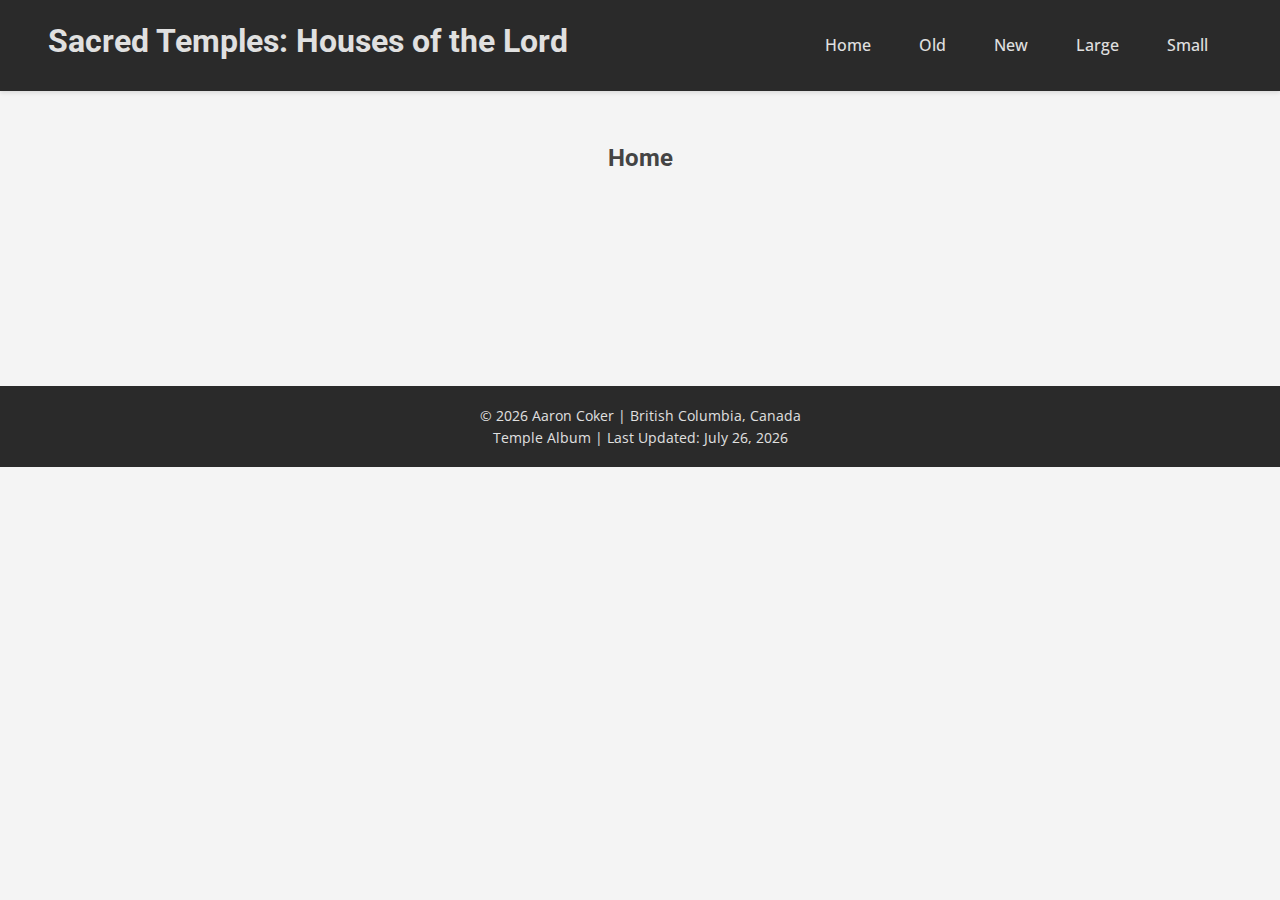
<file: filtered-temples.html>
<!DOCTYPE html>
<html lang="en">
<head>
    <meta charset="UTF-8">
    <meta name="viewport" content="width=device-width, initial-scale=1.0">
    <title>Sacred Temples</title>
    <meta name="description" content="Explore a beautiful album of sacred temples. Discover stunning images and learn about their significance.">
    <meta name="author" content="Aaron Coker">
    <link rel="preconnect" href="https://fonts.googleapis.com">
    <link rel="preconnect" href="https://fonts.gstatic.com" crossorigin>
    <link href="https://fonts.googleapis.com/css2?family=Open+Sans:wght@400;700&family=Roboto:wght@400;500&display=swap" rel="stylesheet">
    <link rel="stylesheet" href="styles/filtered-temples.css">
    <link rel="stylesheet" href="styles/filtered-temples-large.css" media="(min-width: 768px)">
    <script src="scripts/filtered-temples.js" defer></script>
</head>
<body>
    <header>
        <h1>Sacred Temples: Houses of the Lord</h1>
        <nav>
            <button id="hamburger-btn" aria-label="Toggle Navigation">&#9776;</button>
            <ul id="primary-nav" aria-label="Main Navigation">
                <li><a href="#" id="home-link">Home</a></li>
                <li><a href="#" id="old-link">Old</a></li>
                <li><a href="#" id="new-link">New</a></li>
                <li><a href="#" id="large-link">Large</a></li>
                <li><a href="#" id="small-link">Small</a></li>
            </ul>
        </nav>
    </header>
    <main>
        <h2 id="filter-heading">Home</h2>
        <section id="temple-cards-container">
            </section>
    </main>
    <footer>
        <p>&copy; <span id="currentYear"></span> Aaron Coker | British Columbia, Canada</p>
        <p>Temple Album | Last Updated: <span id="lastModified"></span></p>
    </footer>
</body>
</html>
</file>
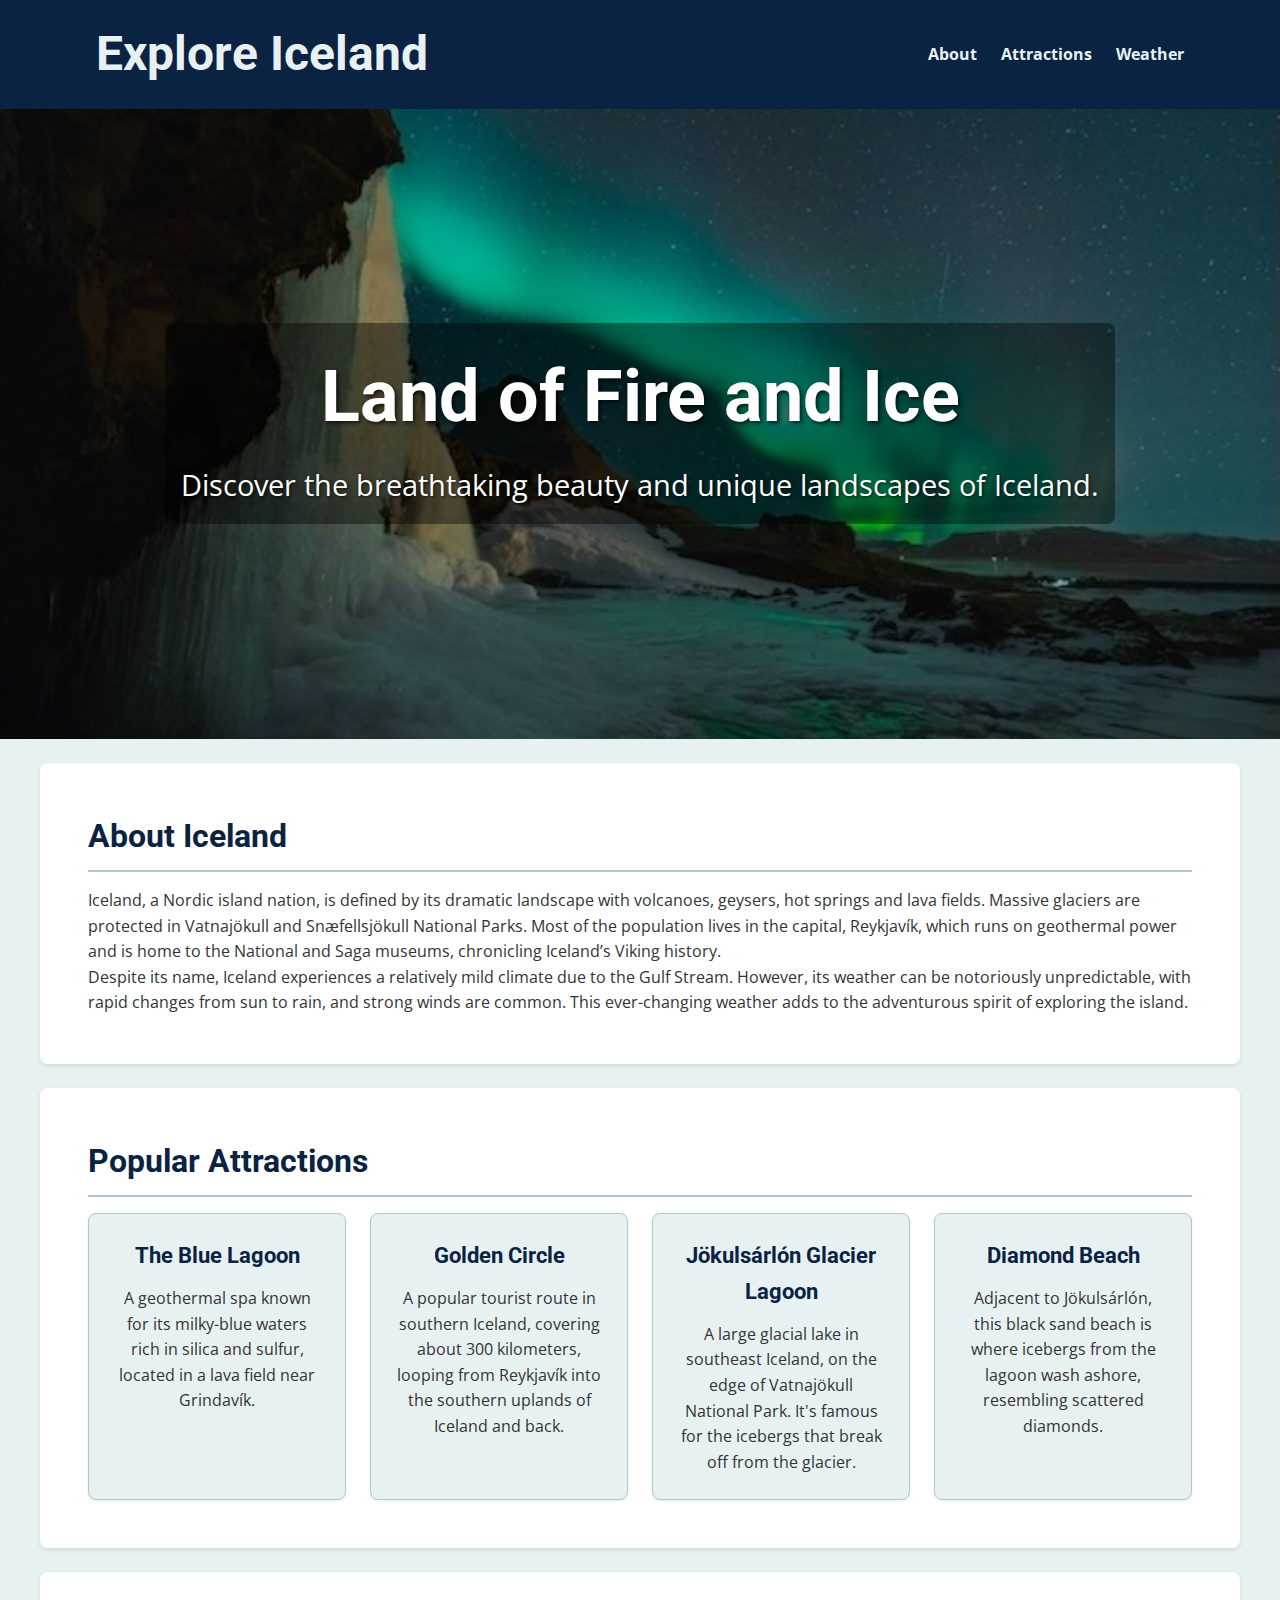
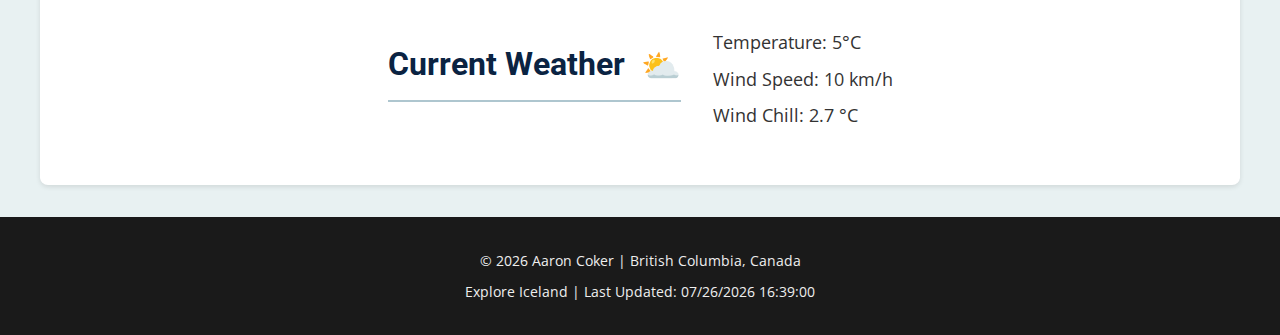
<file: place.html>
<!DOCTYPE html>
<html lang="en">
<head>
    <meta charset="UTF-8">
    <meta name="viewport" content="width=device-width, initial-scale=1.0">
    <meta name="description" content="Explore the captivating land of fire and ice: Iceland. Discover its stunning landscapes, popular attractions, and current weather conditions.">
    <meta name="author" content="Aaron Coker"> 
    <title>Discover Iceland: Land of Fire and Ice</title>

    <link rel="preconnect" href="https://fonts.googleapis.com">
    <link rel="preconnect" href="https://fonts.gstatic.com" crossorigin>
    <link href="https://fonts.googleapis.com/css2?family=Open+Sans:ital,wght@0,300..800;1,300..800&family=Roboto:ital,wght@0,100;0,300;0,400;0,500;0,700;0,900;1,100;1,300;1,400;1,500;1,700;1,900&display=swap" rel="stylesheet">
    
    <link rel="stylesheet" href="styles/place.css">
    <link rel="stylesheet" href="styles/place-large.css" media="(min-width: 1024px)">
    <script src="scripts/place.js" defer></script>
</head>
<body>
    <header>
        <h1>Explore Iceland</h1> 
        <nav>
            <ul>
                <li><a href="#about">About</a></li>
                <li><a href="#attractions">Attractions</a></li>
                <li><a href="#weather">Weather</a></li>
            </ul>
        </nav>
    </header>

    <main>
        <section class="hero">
            <picture>
                <source srcset="images/pexels-simonmigaj.webp" media="(min-width: 1024px)">
                <source srcset="images/pexels-simonmigaj.webp" media="(min-width: 768px)">
                <img src="images/pexels-simonmigaj.webp" alt="Icelandic Landscape with Northern Lights" loading="lazy">
            </picture>
            <div class="hero-text">
                <h2>Land of Fire and Ice</h2>
                <p>Discover the breathtaking beauty and unique landscapes of Iceland.</p>
            </div>
        </section>

        <section id="about" class="content-section">
            <h2>About Iceland</h2>
            <p>Iceland, a Nordic island nation, is defined by its dramatic landscape with volcanoes, geysers, hot springs and lava fields. Massive glaciers are protected in Vatnajökull and Snæfellsjökull National Parks. Most of the population lives in the capital, Reykjavík, which runs on geothermal power and is home to the National and Saga museums, chronicling Iceland’s Viking history.</p>
            <p>Despite its name, Iceland experiences a relatively mild climate due to the Gulf Stream. However, its weather can be notoriously unpredictable, with rapid changes from sun to rain, and strong winds are common. This ever-changing weather adds to the adventurous spirit of exploring the island.</p>
        </section>

        <section id="attractions" class="content-section">
            <h2>Popular Attractions</h2>
            <div class="attractions-grid">
                <div class="attraction-card">
                    <h3>The Blue Lagoon</h3>
                    <p>A geothermal spa known for its milky-blue waters rich in silica and sulfur, located in a lava field near Grindavík.</p>
                </div>
                <div class="attraction-card">
                    <h3>Golden Circle</h3>
                    <p>A popular tourist route in southern Iceland, covering about 300 kilometers, looping from Reykjavík into the southern uplands of Iceland and back.</p>
                </div>
                <div class="attraction-card">
                    <h3>Jökulsárlón Glacier Lagoon</h3>
                    <p>A large glacial lake in southeast Iceland, on the edge of Vatnajökull National Park. It's famous for the icebergs that break off from the glacier.</p>
                </div>
                <div class="attraction-card">
                    <h3>Diamond Beach</h3>
                    <p>Adjacent to Jökulsárlón, this black sand beach is where icebergs from the lagoon wash ashore, resembling scattered diamonds.</p>
                </div>
            </div>
        </section>

        <section id="weather" class="content-section weather-section">
            <h2>Current Weather <span class="weather-icon-desktop"></span></h2>
            <div class="weather-details">
                <p>Temperature: <span id="temperature-value">5°C</span></p>
                <p>Wind Speed: <span id="windspeed-value">10 km/h</span></p>
                <p>Wind Chill: <span id="windchill-value">N/A</span></p>
            </div>
            <img src="images/weather.svg" alt="Cloudy weather icon" class="weather-icon-mobile" width="50" height="50">
        </section>
    </main>

    <footer>
        <p>&copy; <span id="currentyear"></span> Aaron Coker | British Columbia, Canada</p>
        <p>Explore Iceland | Last Updated: <span id="lastModified"></span></p>
    </footer>
</body>
</html>
</file>
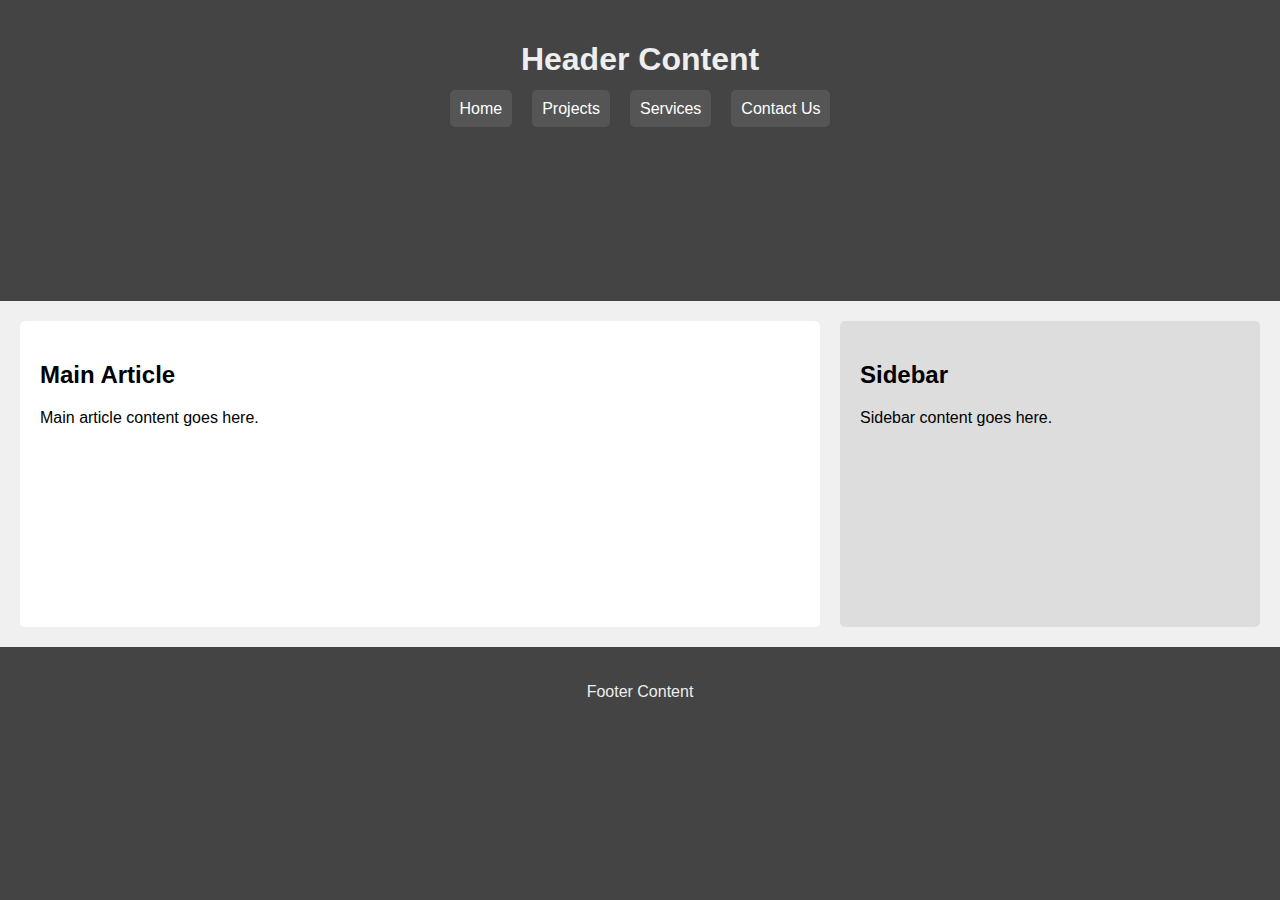
<file: practice/basic-layout.html>
<!DOCTYPE html>
<html lang="en">
<head>
    <meta charset="UTF-8">
    <meta name="viewport" content="width=device-width, initial-scale=1.0">
    <title>Aaron Coker - WDD 131</title> <link rel="stylesheet" href="styles/layout.css">
</head>
<body>
    <header>
        <h1>Header Content</h1>
        <nav>
            <ul>
                <li><a href="#">Home</a></li>
                <li><a href="#">Projects</a></li>
                <li><a href="#">Services</a></li>
                <li><a href="#">Contact Us</a></li>
            </ul>
        </nav>
    </header>

    <main>
        <article>
            <h2>Main Article</h2>
            <p>Main article content goes here.</p>
        </article>

        <aside>
            <h2>Sidebar</h2>
            <p>Sidebar content goes here.</p>
        </aside>
    </main>

    <footer>
        <p>Footer Content</p>
    </footer>
</body>
</html>
</file>
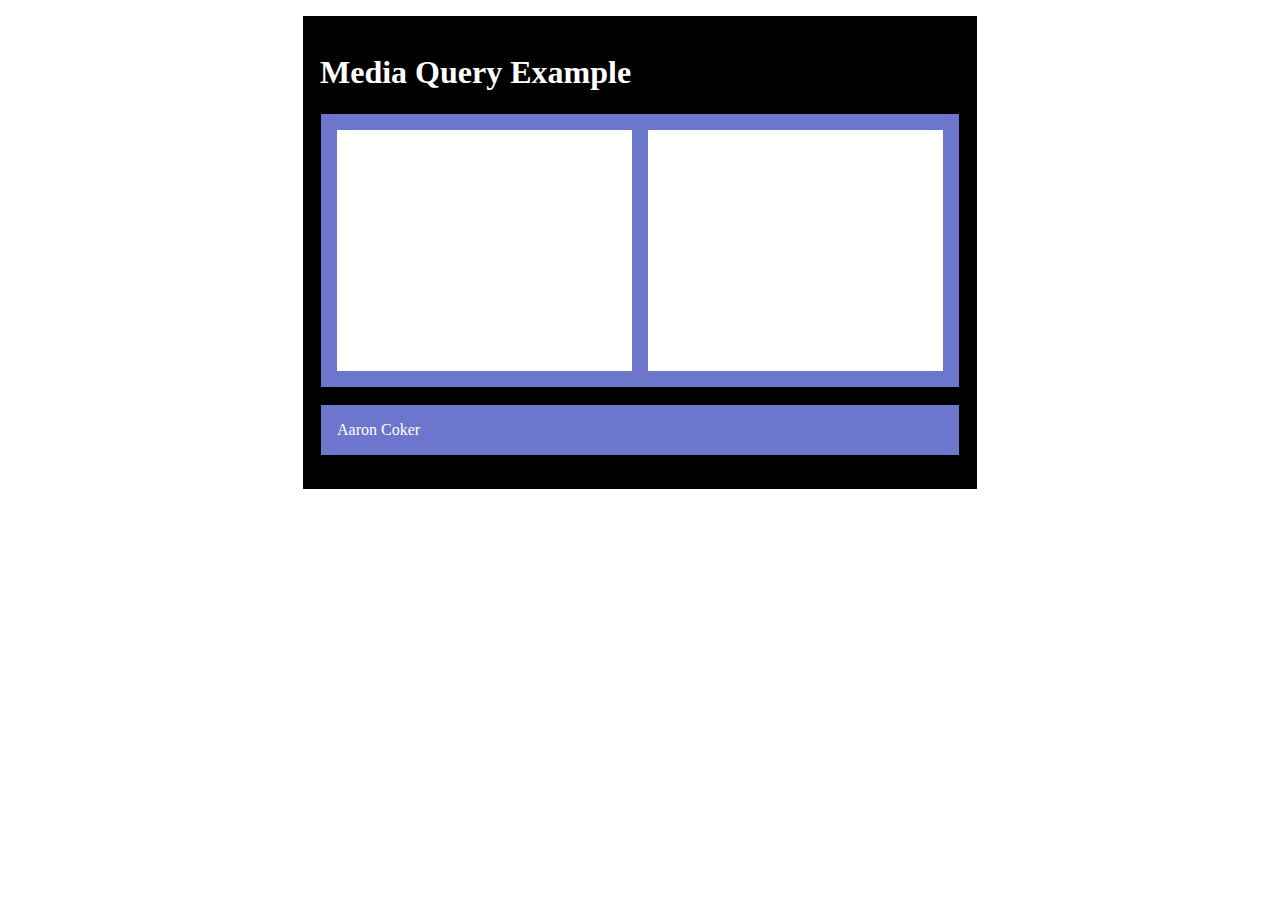
<file: week02/media-query.html>
<!DOCTYPE html>
<html lang="en">
<head>
    <meta charset="UTF-8">
    <meta name="viewport" content="width=device-width, initial-scale=1.0">
    <title>WDD 131 - Media Query Example</title>
    <meta name="description" content="Media query learning activity example page. ">
    <meta name="author" content="Aaron Coker">
    <link rel="preconnect" href="https://fonts.googleapis.com">
    <link rel="preconnect" href="https://fonts.gstatic.com" crossorigin>
    <link hrel="https://fonts.googleeapis.com/css2?family=Roboto&display=swap" rel="stylesheet">
    <link rel="stylesheet" href="styles/media-query.css">
    <link rel="stylesheet" href="styles/media-query-large.css">
</head>
<body>
    <header>
        <h1>Media Query Example</h1>
        <main>
            <section>
                <h2>1 Nephi 1:2-3</h2>
                <p>Yea, I make a record in the language of my father, which consists of the learning of the Jews and the language of the Egyptians. And I know that the record which I make is true⁠; and I make it with mine own hand; and I make it according to my knowledge.</p>
            </section>
            <section>
                <h2>John 1:5</h2>
                <p>The light shines in the darkness, and the darkness has not overcome it.</p>
            </section>
        </main>
        <footer>
            Aaron Coker
        </footer>
    </header>
</body>
</html>
</file>
<file: styles/filtered-temples.css>
*,
*::before,
*::after {
    box-sizing: border-box;
    margin: 0;
    padding: 0;
}

body {
    font-family: 'Open Sans', sans-serif;
    line-height: 1.6;
    background-color: #f4f4f4;
    color: #333;
}

header {
    background-color: #2a2a2a;
    padding: 1rem;
    text-align: center;
    box-shadow: 0 2px 4px rgba(0,0,0,0.1);
}

header h1 {
    font-family: 'Roboto', sans-serif;
    color: #e0e0e0;
    margin-bottom: 0.5rem;
}

nav {
    display: flex;
    flex-direction: column;
    align-items: center;
    margin-top: 1rem;
}

#hamburger-btn {
    display: block;
    font-size: 2rem;
    background: none;
    border: none;
    cursor: pointer;
    padding: 0.5rem 1rem;
    color: #ffffff;
    transition: color 0.3s ease;
}

#hamburger-btn:hover {
    color: #0056b3;
}

#primary-nav {
    display: none;
    list-style: none;
    width: 100%;
    margin-top: 1rem;
    background-color: #f9f9f9; /* Consider making this transparent if you want header color to show through */
    border-radius: 5px;
    overflow: hidden;
}

#primary-nav.open {
    display: flex;
    flex-direction: column;
}

#primary-nav li {
    margin: 0;
    width: 100%;
    border-bottom: 1px solid #e7e7e7;
}

#primary-nav li:last-child {
    border-bottom: none;
}

#primary-nav a {
    display: block;
    padding: 0.85rem;
    text-decoration: none;
    color: #e0e0e0;
    background-color: #2a2a2a;
    transition: background-color 0.3s ease, color 0.3s ease;
    font-weight: 500;
}

#primary-nav a:hover {
    background-color: #3a3a3a;
    color: #ffffff;
}

main {
    padding: 1rem;
    width: 90%;
    max-width: 960px;
    margin: 2rem auto;
}

main h2 {
    text-align: center;
    margin-bottom: 1.5rem;
    color: #444;
    font-family: 'Roboto', sans-serif;
}

#temple-cards-container {
    display: grid;
    grid-template-columns: 1fr;
    gap: 1.5rem;
}

.temple-card {
    border: 1px solid #ddd;
    border-radius: 8px;
    overflow: hidden;
    box-shadow: 0 4px 8px rgba(0,0,0,0.1);
    background-color: #fff;
    display: flex;
    flex-direction: column;
    text-align: center;
}

.temple-card img {
    display: block;
    width: 100%;
    height: auto;
    object-fit: cover;
    border-bottom: 1px solid #eee;
}

.temple-card h3 {
    font-size: 1.5em;
    margin: 1rem 0 0.5rem;
    color: #333;
    font-family: 'Roboto', sans-serif;
}

.temple-card p {
    font-size: 0.9em;
    color: #666;
    margin-bottom: 0.5rem;
    padding: 0 1rem;
}

/* Ensure padding for img and content within the card */
.temple-card img {
    padding: 0.5rem;
}
.temple-card p:last-of-type {
    margin-bottom: 1rem;
}


footer {
    background-color: #2a2a2a;
    color: #e0e0e0;
    text-align: center;
    padding: 1.2rem;
    font-size: 0.85rem;
    margin-top: 2rem;
}

footer p {
    margin: 0;
}
</file>
<file: styles/filtered-temples-large.css>
@media (min-width: 768px) {
    header {
        display: flex;
        justify-content: space-between;
        align-items: center;
        padding: 1rem 3rem;
    }

    nav {
        margin-top: 0;
        flex-direction: row;
    }

    #hamburger-btn {
        display: none;
    }

    #primary-nav {
        display: flex;
        flex-direction: row;
        width: auto;
        background-color: transparent;
        border-radius: 0;
        margin-top: 0;
    }

    #primary-nav li {
        margin: 0 0.75rem;
        border-bottom: none;
    }

    #primary-nav a {
        padding: 0.5rem 0.75rem;
        background-color: transparent;
        color: #e0e0e0;
        border-radius: 5px;
    }

    #primary-nav a:hover {
        background-color: rgba(255, 255, 255, 0.1);
        color: #ffffff;
    }

    #temple-cards-container {
        grid-template-columns: repeat(auto-fit, minmax(280px, 1fr));
        gap: 2rem;
        padding: 2rem;
        margin: 3rem auto;
    }

    main h2 {
        grid-column: 1 / -1;
        margin-bottom: 2rem;
    }

    .temple-card {
        margin-bottom: 0;
        transition: transform 0.3s ease, box-shadow 0.3s ease;
    }

    .temple-card:hover {
        transform: translateY(-5px);
        box-shadow: 0 8px 16px rgba(0,0,0,0.2);
    }

    .temple-card img {
        height: 200px;
        object-fit: cover;
        object-position: center;
    }
}
</file>
<file: styles/place.css>
:root {
    --primary-color: #0A2342; /* Dark Blue - inspired by Icelandic flag */
    --secondary-color: #AEC6CF; /* Light Blue/Gray */
    --accent-color: #E8F1F2; /* Off-white */
    --text-color: #333;
    --heading-font: 'Roboto', sans-serif;
    --body-font: 'Open Sans', sans-serif;
    --footer-background: #1a1a1a;
    --footer-text-color: #eee;
}

/* Basic Resets */
*, *::before, *::after {
    box-sizing: border-box;
    margin: 0;
    padding: 0;
}

body {
    font-family: var(--body-font);
    line-height: 1.6;
    color: var(--text-color);
    background-color: var(--accent-color);
}

/* Header */
header {
    background-color: var(--primary-color);
    color: var(--accent-color);
    padding: 1rem 2rem;
    display: flex;
    flex-direction: column;
    align-items: center;
    gap: 1rem;
    text-align: center;
}

header h1 {
    font-family: var(--heading-font);
    font-size: 2.2rem;
    margin: 0;
}

header nav ul {
    list-style: none;
    display: flex;
    gap: 1.5rem;
}

header nav a {
    color: var(--accent-color);
    text-decoration: none;
    font-weight: bold;
    transition: color 0.3s ease;
}

header nav a:hover {
    color: var(--secondary-color);
}

/* Hero Section */
.hero {
    position: relative;
    width: 100%;
    height: 60vh; /* Adjust as needed */
    overflow: hidden;
    display: flex;
    justify-content: center;
    align-items: center;
    color: white;
    text-align: center;
}

.hero img {
    width: 100%;
    height: 100%;
    object-fit: cover;
    position: absolute;
    top: 0;
    left: 0;
    z-index: -1; /* Puts image behind text */
    filter: brightness(0.7); /* Slightly darken image for text readability */
}

.hero-text {
    position: relative; /* Ensures text is above image */
    z-index: 1;
    padding: 1rem;
    background: rgba(0, 0, 0, 0.4); /* Semi-transparent background for text */
    border-radius: 8px;
}

.hero-text h2 {
    font-family: var(--heading-font);
    font-size: 2.5rem;
    margin-bottom: 0.5rem;
    text-shadow: 2px 2px 4px rgba(0,0,0,0.7);
}

.hero-text p {
    font-size: 1.2rem;
    text-shadow: 1px 1px 3px rgba(0,0,0,0.7);
}

/* Content Sections */
.content-section {
    padding: 2rem;
    margin: 1.5rem auto;
    max-width: 1200px;
    background-color: white;
    border-radius: 8px;
    box-shadow: 0 2px 5px rgba(0,0,0,0.1);
}

.content-section h2 {
    font-family: var(--heading-font);
    font-size: 2rem;
    color: var(--primary-color);
    margin-bottom: 1rem;
    border-bottom: 2px solid var(--secondary-color);
    padding-bottom: 0.5rem;
}

/* Attractions Grid */
.attractions-grid {
    display: grid;
    grid-template-columns: 1fr; /* Single column for mobile */
    gap: 1.5rem;
}

.attraction-card {
    background-color: var(--accent-color);
    border: 1px solid var(--secondary-color);
    border-radius: 8px;
    padding: 1.5rem;
    text-align: center;
    box-shadow: 0 1px 3px rgba(0,0,0,0.08);
    transition: transform 0.2s ease, box-shadow 0.2s ease;
}

.attraction-card:hover {
    transform: translateY(-5px);
    box-shadow: 0 4px 8px rgba(0,0,0,0.15);
}

.attraction-card h3 {
    font-family: var(--heading-font);
    color: var(--primary-color);
    margin-bottom: 0.75rem;
    font-size: 1.4rem;
}

/* Weather Section */
.weather-section {
    display: flex;
    flex-direction: column;
    align-items: center;
    text-align: center;
    gap: 1rem;
}

.weather-details p {
    font-size: 1.1rem;
    margin: 0.5rem 0;
}

.weather-icon-desktop {
    display: none; /* Hidden by default, shown on wider screens via media query */
}

.weather-icon-mobile {
    display: block; /* Shown by default, hidden on wider screens */
}

/* Footer */
footer {
    background-color: var(--footer-background);
    color: var(--footer-text-color);
    text-align: center;
    padding: 1.5rem;
    margin-top: 2rem;
    font-size: 0.9rem;
}

footer p {
    margin: 0.5rem 0;
}

/* --- Media Queries (for sizes *below* 1024px but *above* mobile) --- */

/* For screens wider than 768px (Tablets and Desktops up to 1023px) */
@media (min-width: 768px) {
    header {
        flex-direction: row;
        justify-content: space-between;
        padding: 1rem 4rem;
    }

    header h1 {
        font-size: 2.5rem;
    }

    .hero-text h2 {
        font-size: 3.5rem;
    }

    .hero-text p {
        font-size: 1.5rem;
    }

    .attractions-grid {
        grid-template-columns: 1fr 1fr; /* Two columns */
    }

    .weather-section {
        flex-direction: row;
        justify-content: center;
        gap: 2rem;
    }

    .weather-details {
        text-align: left;
    }

    .weather-icon-desktop {
        display: inline-block; /* Show desktop icon */
    }
    .weather-icon-desktop::after {
        content: "⛅"; /* Pseudo-element for desktop weather icon */
        font-size: 2rem; /* Adjust size as needed */
        vertical-align: middle;
        margin-left: 0.5rem;
    }

    .weather-icon-mobile {
        display: none; /* Hide mobile icon */
    }
}
</file>
<file: styles/place-large.css>
header {
    padding: 1rem 6rem; /* Example: Overriding padding for large screens */
}

header h1 {
    font-size: 3rem;
}

.hero {
    height: 70vh; /* Taller hero section on large screens */
}

.hero-text h2 {
    font-size: 4.5rem;
}

.hero-text p {
    font-size: 1.8rem;
}

.attractions-grid {
    grid-template-columns: repeat(4, 1fr); /* Four columns for large screens */
}

.content-section {
    padding: 3rem;
}
</file>
<file: practice/styles/layout.css>
body {
    display: grid;
    grid-template-areas:
        "header"
        "main"
        "footer";
    min-height: 100vh;
    margin: 0;
    font-family: sans-serif;
    background-color: #f0f0f0;
}

header {
    grid-area: header;
    background-color: #444;
    color: #eee;
    padding: 20px;
    text-align: center;
}

header nav ul {
    list-style: none;
    display: flex;
    justify-content: center;
    padding: 0;
    margin: 0;
}

header nav ul li {
    margin: 0 10px;
}

header nav ul li a {
    color: #fff;
    text-decoration: none;
    padding: 10px;
    border-radius: 5px;
    background-color: #555;
}

main {
    grid-area: main;
    display: flex;
    padding: 20px;
    gap: 20px;
}

main article {
    flex: 2;
    background-color: #fff;
    padding: 20px;
    border-radius: 5px;
}

main aside {
    flex: 1;
    background-color: #ddd;
    padding: 20px;
    border-radius: 5px;
}

footer {
    grid-area: footer;
    background-color: #444;
    color: #eee;
    padding: 20px;
    text-align: center;
}

@media (max-width: 768px) {
    main {
        flex-direction: column;
    }
    header nav ul {
        flex-direction: column;
        text-align: center;
    }
     header nav ul li{
        margin: 5px 0;
    }
}
</file>
<file: week02/styles/media-query.css>
body {
    font-family: 'Roboto', sans sans-serif;
}

header, main, footer {
    max-width: 640px;
    margin: 1rem auto;
    border: 1px solid black;
    padding: 1rem;
    background-color: #6d76cd;
}

main {
    display: grid;
    grid-template-columns: 1fr;
    grid-gap: 1rem;
}

section {
    padding: 1rem;
    background-color: white;
}
</file>
<file: week02/styles/media-query-large.css>
@media screen and (min-width: 500px) {

}
header {
    background-color: black;
    color: white;
}

main {
    display: grid;
    grid-template-columns: 1fr 1fr; 
}
</file>
